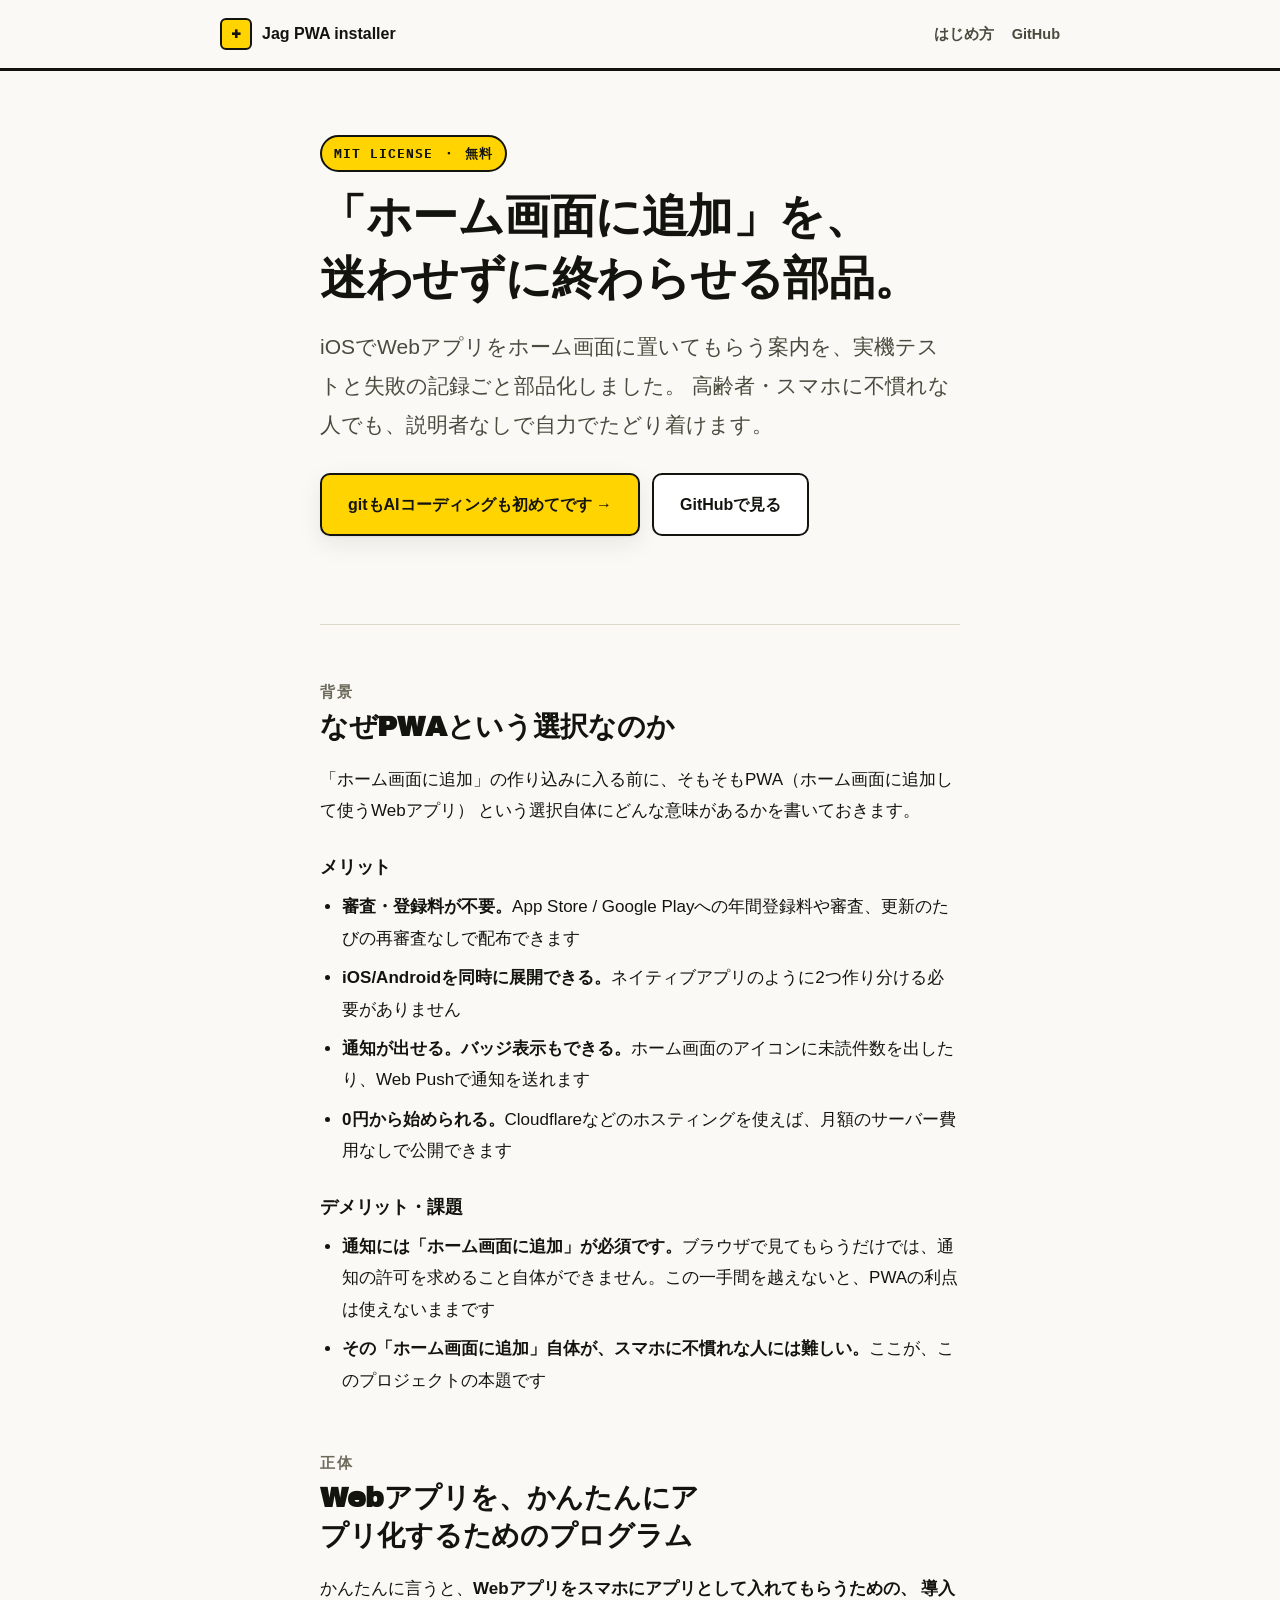
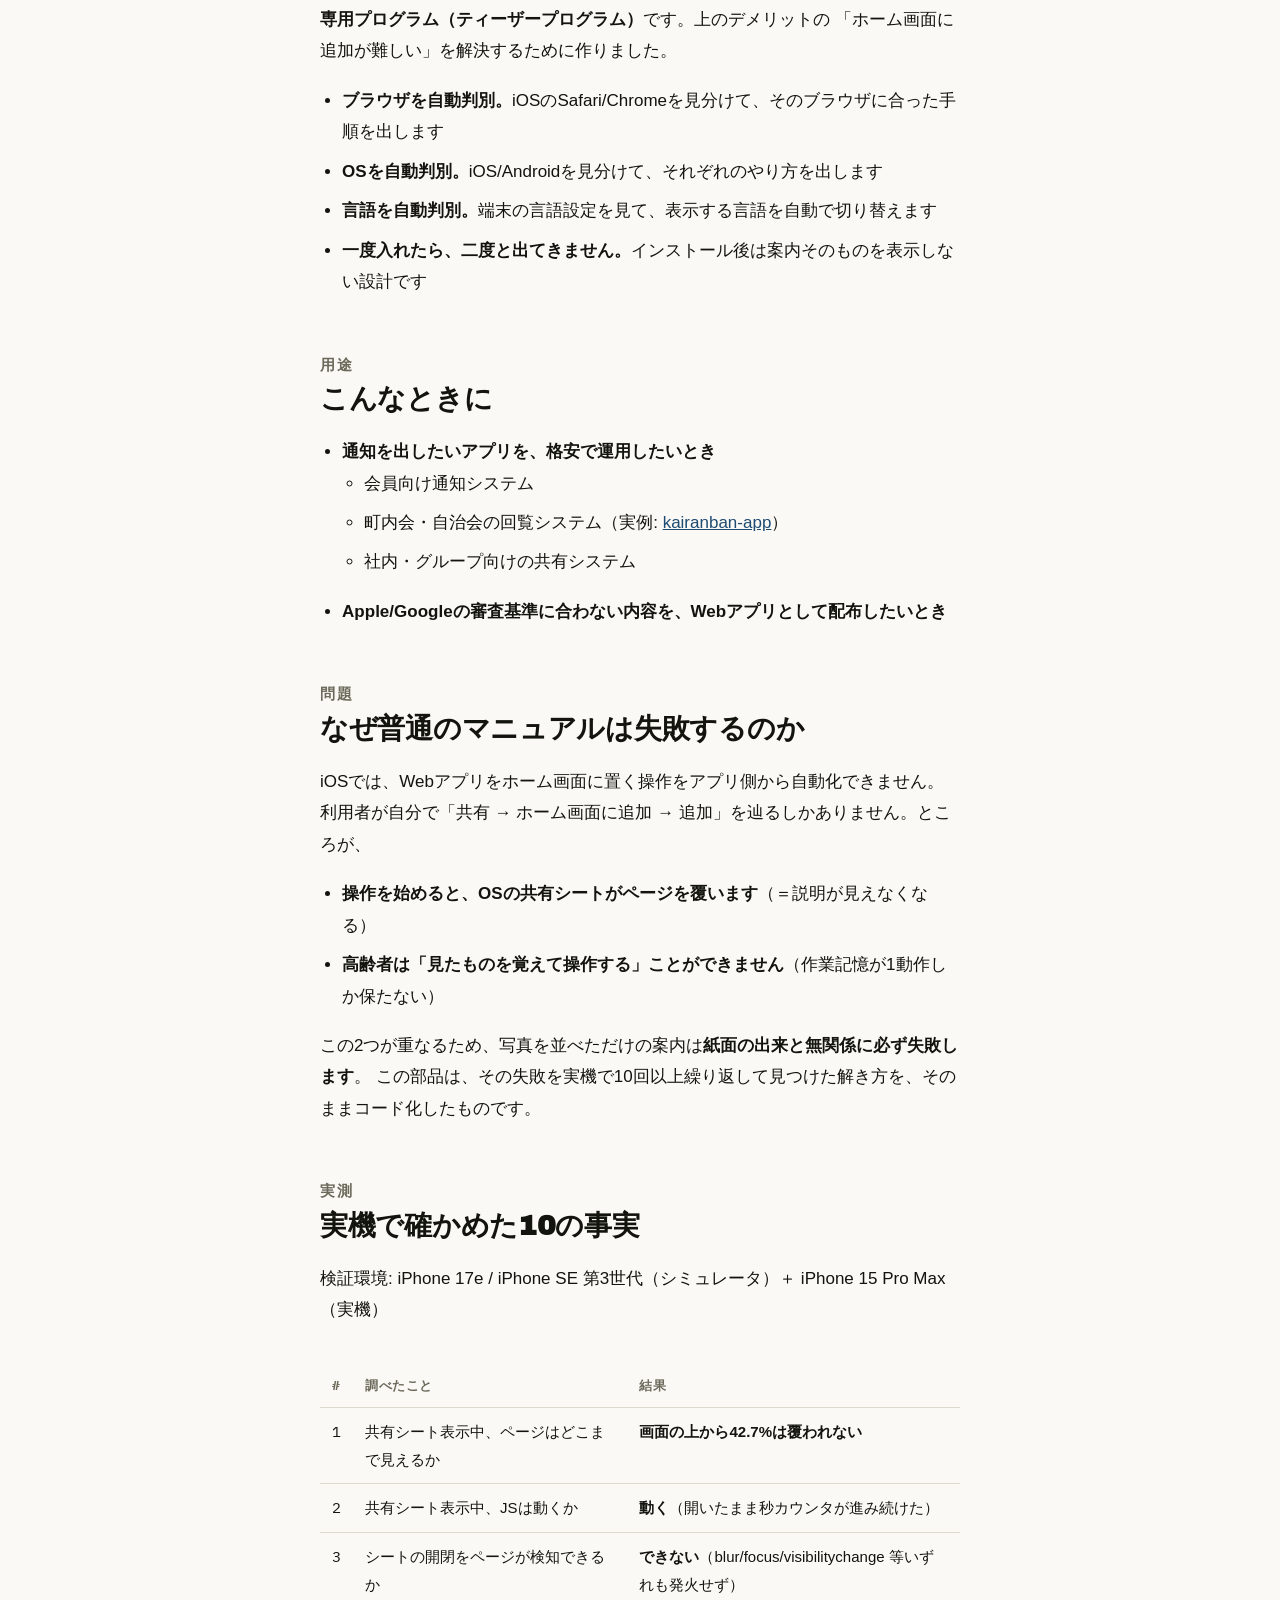
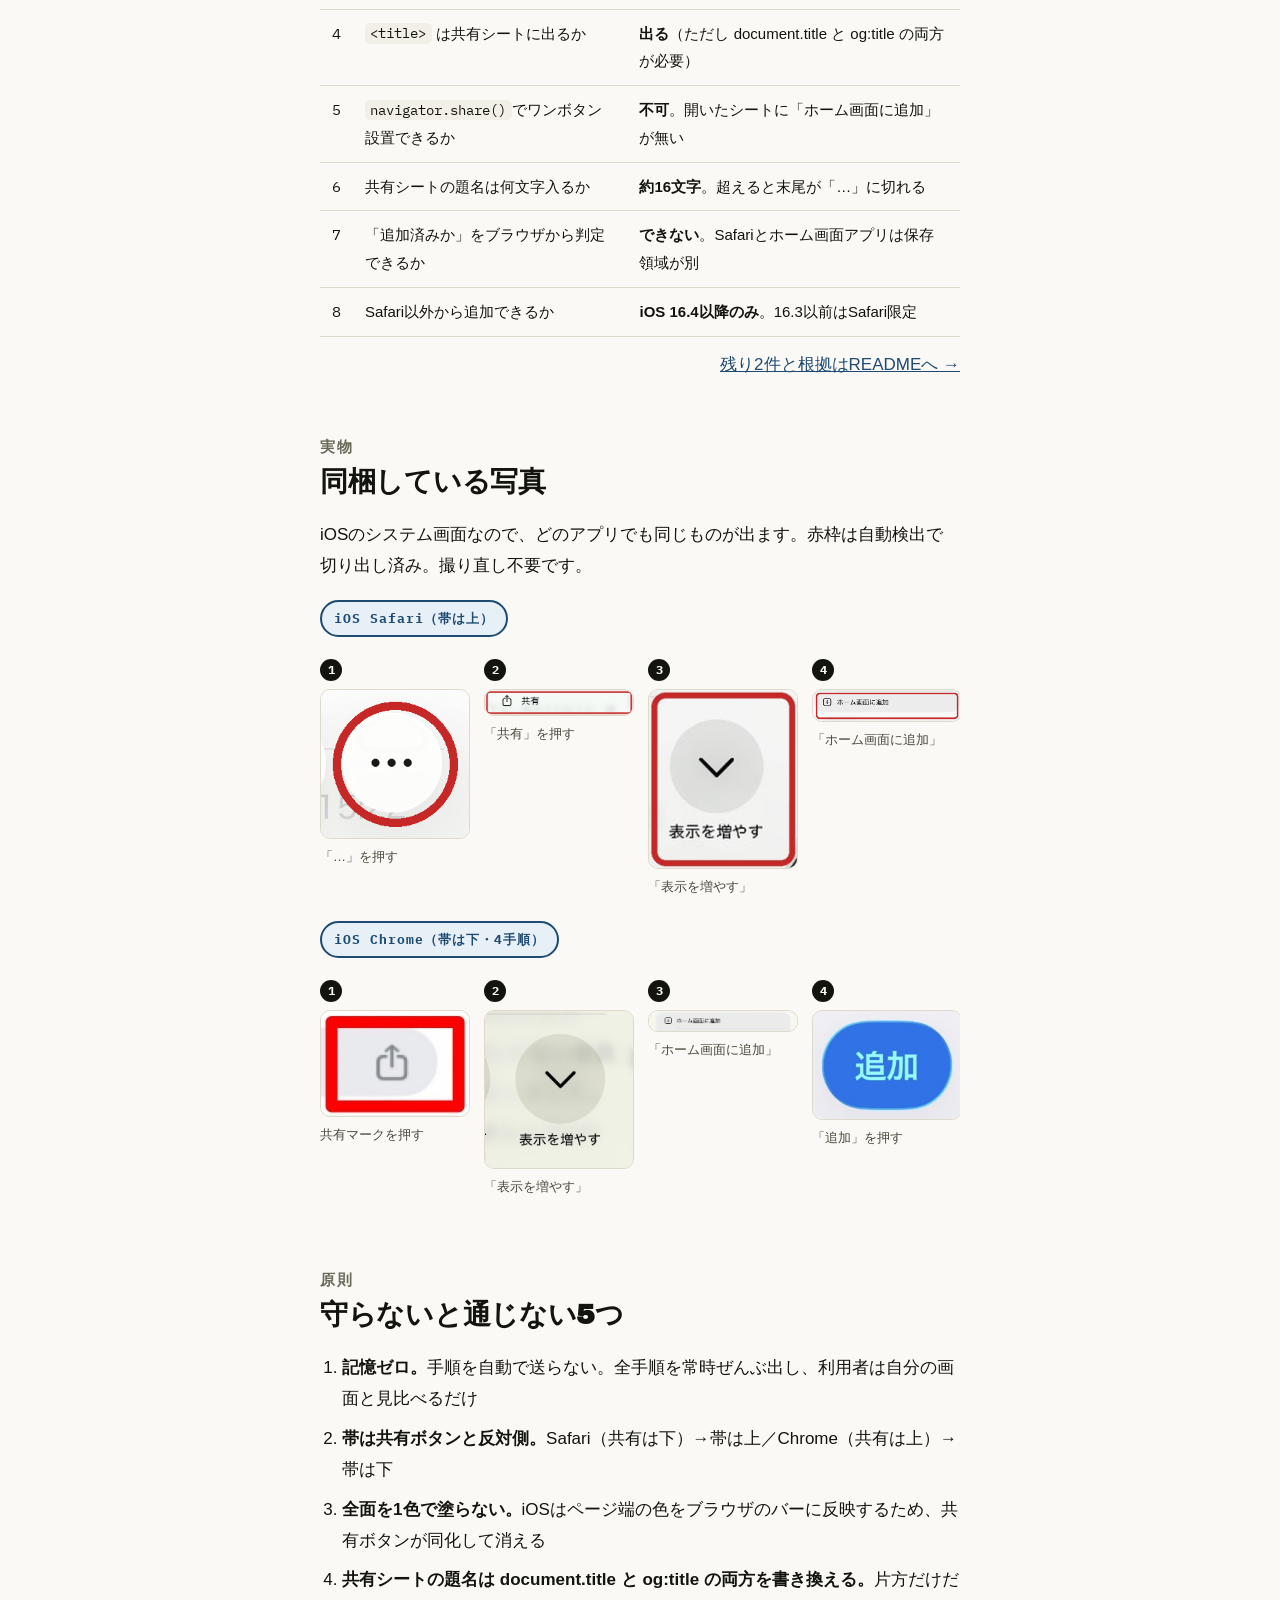
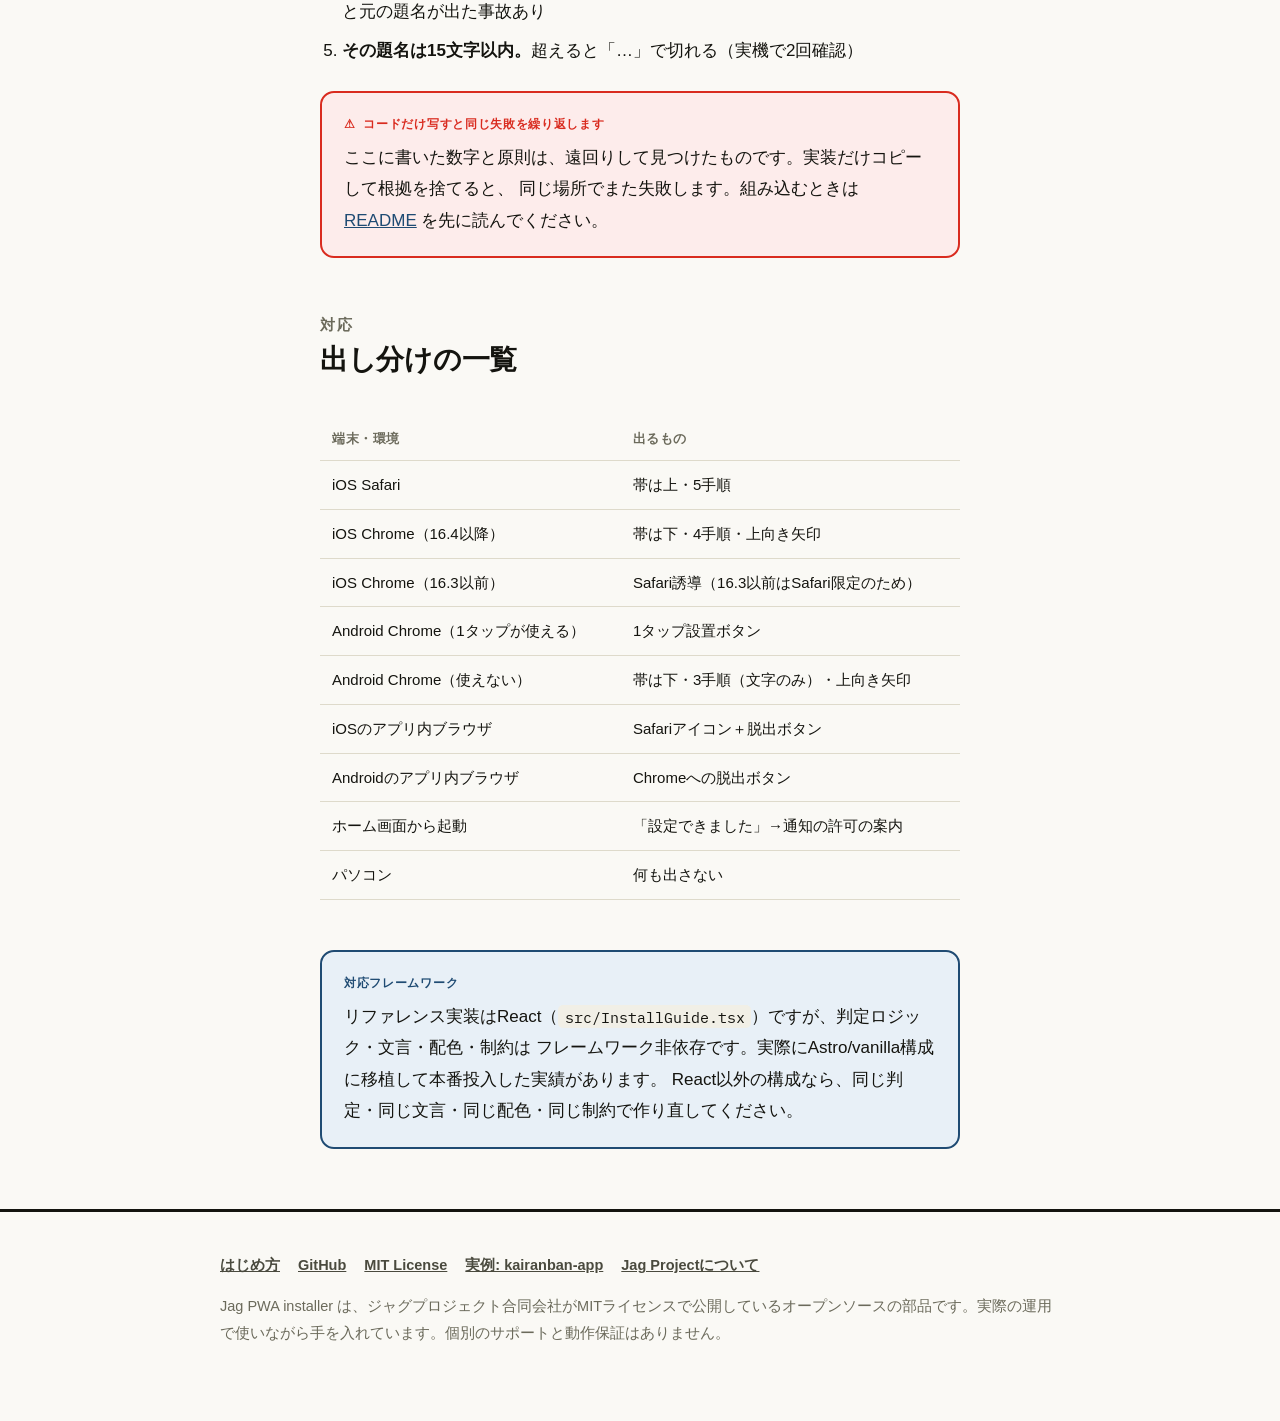
<file: docs/index.html>
<!doctype html>
<html lang="ja">
<head>
<meta charset="utf-8">
<meta name="viewport" content="width=device-width, initial-scale=1">
<title>Jag PWA installer — 「ホーム画面に追加」を、迷わせずに終わらせる部品</title>
<meta name="description" content="iOSのPWAインストール案内を、実機テストと失敗の記録ごと部品化。高齢者・スマホに不慣れな人でも自力でホーム画面に追加できる。MITライセンスで無料公開。">
<link rel="canonical" href="https://jagyamamoto.github.io/pwa-install-guide/">
<meta property="og:type" content="website">
<meta property="og:url" content="https://jagyamamoto.github.io/pwa-install-guide/">
<meta property="og:site_name" content="Jag PWA installer">
<meta property="og:title" content="Jag PWA installer — 「ホーム画面に追加」を、迷わせずに終わらせる部品">
<meta property="og:description" content="iOSのPWAインストール案内を、実機テストと失敗の記録ごと部品化。高齢者・スマホに不慣れな人でも自力でホーム画面に追加できる。MITライセンスで無料公開。">
<meta property="og:image" content="https://jagyamamoto.github.io/pwa-install-guide/assets/og-image.png">
<meta property="og:image:width" content="1200">
<meta property="og:image:height" content="630">
<meta name="twitter:card" content="summary_large_image">
<meta name="twitter:title" content="Jag PWA installer — 「ホーム画面に追加」を、迷わせずに終わらせる部品">
<meta name="twitter:description" content="iOSのPWAインストール案内を、実機テストと失敗の記録ごと部品化。MITライセンスで無料公開。">
<meta name="twitter:image" content="https://jagyamamoto.github.io/pwa-install-guide/assets/og-image.png">
<link rel="preconnect" href="https://fonts.gstatic.com" crossorigin>
<link href="https://fonts.googleapis.com/css2?family=Archivo+Black&family=IBM+Plex+Mono:wght@500;600&display=swap" rel="stylesheet">
<link rel="stylesheet" href="style.css">
<link rel="icon" href="data:image/svg+xml,<svg xmlns=%22http://www.w3.org/2000/svg%22 viewBox=%220 0 100 100%22><rect width=%22100%22 height=%22100%22 rx=%2218%22 fill=%22%23ffd400%22/><text x=%2250%22 y=%2268%22 font-size=%2258%22 font-weight=%22900%22 text-anchor=%22middle%22 font-family=%22Arial%22>+</text></svg>">
<script type="application/ld+json">
{
  "@context": "https://schema.org",
  "@type": "SoftwareSourceCode",
  "name": "Jag PWA installer",
  "description": "iOSでWebアプリを「ホーム画面に追加」してもらうための案内部品。実機テストと失敗の記録ごと部品化した、MITライセンスのオープンソースコンポーネント。",
  "url": "https://jagyamamoto.github.io/pwa-install-guide/",
  "codeRepository": "https://github.com/jagyamamoto/pwa-install-guide",
  "programmingLanguage": "TypeScript",
  "license": "https://github.com/jagyamamoto/pwa-install-guide/blob/main/LICENSE",
  "author": { "@type": "Person", "name": "Jag Yamamoto", "url": "https://www.jagproject.com/about" }
}
</script>
</head>
<body>

<header class="site-header">
  <div class="wrap">
    <a class="brand" href="index.html">
      <span class="brand-mark">+</span>
      Jag PWA installer
    </a>
    <nav class="site-nav">
      <a href="getting-started.html">はじめ方</a>
      <a href="https://github.com/jagyamamoto/pwa-install-guide">GitHub</a>
    </nav>
  </div>
</header>

<main>
  <section class="hero">
    <div class="wrap-narrow">
      <span class="eyebrow">MIT LICENSE ・ 無料</span>
      <h1>「ホーム画面に追加」を、<br>迷わせずに終わらせる部品。</h1>
      <p class="hero-lead">
        iOSでWebアプリをホーム画面に置いてもらう案内を、実機テストと失敗の記録ごと部品化しました。
        高齢者・スマホに不慣れな人でも、説明者なしで自力でたどり着けます。
      </p>
      <div class="btn-row">
        <a class="btn btn-primary" href="getting-started.html">gitもAIコーディングも初めてです →</a>
        <a class="btn btn-ghost" href="https://github.com/jagyamamoto/pwa-install-guide">GitHubで見る</a>
      </div>
    </div>
  </section>

  <div class="wrap-narrow prose">

    <hr>

    <h2><span class="num">背景</span>なぜPWAという選択なのか</h2>
    <p>
      「ホーム画面に追加」の作り込みに入る前に、そもそもPWA（ホーム画面に追加して使うWebアプリ）
      という選択自体にどんな意味があるかを書いておきます。
    </p>
    <h3>メリット</h3>
    <ul>
      <li><strong>審査・登録料が不要。</strong>App Store / Google Playへの年間登録料や審査、更新のたびの再審査なしで配布できます</li>
      <li><strong>iOS/Androidを同時に展開できる。</strong>ネイティブアプリのように2つ作り分ける必要がありません</li>
      <li><strong>通知が出せる。バッジ表示もできる。</strong>ホーム画面のアイコンに未読件数を出したり、Web Pushで通知を送れます</li>
      <li><strong>0円から始められる。</strong>Cloudflareなどのホスティングを使えば、月額のサーバー費用なしで公開できます</li>
    </ul>
    <h3>デメリット・課題</h3>
    <ul>
      <li><strong>通知には「ホーム画面に追加」が必須です。</strong>ブラウザで見てもらうだけでは、通知の許可を求めること自体ができません。この一手間を越えないと、PWAの利点は使えないままです</li>
      <li><strong>その「ホーム画面に追加」自体が、スマホに不慣れな人には難しい。</strong>ここが、このプロジェクトの本題です</li>
    </ul>

    <h2><span class="num">正体</span>Webアプリを、かんたんにアプリ化するためのプログラム</h2>
    <p>
      かんたんに言うと、<strong>Webアプリをスマホにアプリとして入れてもらうための、
      導入専用プログラム（ティーザープログラム）</strong>です。上のデメリットの
      「ホーム画面に追加が難しい」を解決するために作りました。
    </p>
    <ul>
      <li><strong>ブラウザを自動判別。</strong>iOSのSafari/Chromeを見分けて、そのブラウザに合った手順を出します</li>
      <li><strong>OSを自動判別。</strong>iOS/Androidを見分けて、それぞれのやり方を出します</li>
      <li><strong>言語を自動判別。</strong>端末の言語設定を見て、表示する言語を自動で切り替えます</li>
      <li><strong>一度入れたら、二度と出てきません。</strong>インストール後は案内そのものを表示しない設計です</li>
    </ul>

    <h2><span class="num">用途</span>こんなときに</h2>
    <ul>
      <li>
        <strong>通知を出したいアプリを、格安で運用したいとき</strong>
        <ul>
          <li>会員向け通知システム</li>
          <li>町内会・自治会の回覧システム（実例: <a href="https://github.com/jagyamamoto/kairanban-app">kairanban-app</a>）</li>
          <li>社内・グループ向けの共有システム</li>
        </ul>
      </li>
      <li><strong>Apple/Googleの審査基準に合わない内容を、Webアプリとして配布したいとき</strong></li>
    </ul>

    <h2><span class="num">問題</span>なぜ普通のマニュアルは失敗するのか</h2>
    <p>
      iOSでは、Webアプリをホーム画面に置く操作をアプリ側から自動化できません。
      利用者が自分で「共有 → ホーム画面に追加 → 追加」を辿るしかありません。ところが、
    </p>
    <ul>
      <li><strong>操作を始めると、OSの共有シートがページを覆います</strong>（＝説明が見えなくなる）</li>
      <li><strong>高齢者は「見たものを覚えて操作する」ことができません</strong>（作業記憶が1動作しか保たない）</li>
    </ul>
    <p>
      この2つが重なるため、写真を並べただけの案内は<strong>紙面の出来と無関係に必ず失敗します</strong>。
      この部品は、その失敗を実機で10回以上繰り返して見つけた解き方を、そのままコード化したものです。
    </p>

    <h2><span class="num">実測</span>実機で確かめた10の事実</h2>
    <p>検証環境: iPhone 17e / iPhone SE 第3世代（シミュレータ）＋ iPhone 15 Pro Max（実機）</p>
    <div class="table-wrap">
      <table class="data">
        <tr><th class="num">#</th><th>調べたこと</th><th>結果</th></tr>
        <tr><td class="num">1</td><td>共有シート表示中、ページはどこまで見えるか</td><td><strong>画面の上から42.7%は覆われない</strong></td></tr>
        <tr><td class="num">2</td><td>共有シート表示中、JSは動くか</td><td><strong>動く</strong>（開いたまま秒カウンタが進み続けた）</td></tr>
        <tr><td class="num">3</td><td>シートの開閉をページが検知できるか</td><td><strong>できない</strong>（blur/focus/visibilitychange 等いずれも発火せず）</td></tr>
        <tr><td class="num">4</td><td><code>&lt;title&gt;</code> は共有シートに出るか</td><td><strong>出る</strong>（ただし document.title と og:title の両方が必要）</td></tr>
        <tr><td class="num">5</td><td><code>navigator.share()</code>でワンボタン設置できるか</td><td><strong>不可</strong>。開いたシートに「ホーム画面に追加」が無い</td></tr>
        <tr><td class="num">6</td><td>共有シートの題名は何文字入るか</td><td><strong>約16文字</strong>。超えると末尾が「…」に切れる</td></tr>
        <tr><td class="num">7</td><td>「追加済みか」をブラウザから判定できるか</td><td><strong>できない</strong>。Safariとホーム画面アプリは保存領域が別</td></tr>
        <tr><td class="num">8</td><td>Safari以外から追加できるか</td><td><strong>iOS 16.4以降のみ</strong>。16.3以前はSafari限定</td></tr>
      </table>
    </div>
    <p style="text-align:right; margin-top:-14px;"><a href="https://github.com/jagyamamoto/pwa-install-guide#2-%E5%AE%9F%E6%A9%9F%E3%81%A7%E7%A2%BA%E3%81%8B%E3%82%81%E3%81%9F%E4%BA%8B%E5%AE%9F">残り2件と根拠はREADMEへ →</a></p>

    <h2><span class="num">実物</span>同梱している写真</h2>
    <p>iOSのシステム画面なので、どのアプリでも同じものが出ます。赤枠は自動検出で切り出し済み。撮り直し不要です。</p>
    <p class="eyebrow steel" style="margin-bottom:10px;">iOS Safari（帯は上）</p>
    <div class="shot-row">
      <div class="shot-card"><span class="shot-num">1</span><img src="assets/ios-safari/1-dots.png" alt="…マーク"><div class="shot-label">「…」を押す</div></div>
      <div class="shot-card"><span class="shot-num">2</span><img src="assets/ios-safari/2-share.png" alt="共有"><div class="shot-label">「共有」を押す</div></div>
      <div class="shot-card"><span class="shot-num">3</span><img src="assets/ios-safari/3-showmore.png" alt="表示を増やす"><div class="shot-label">「表示を増やす」</div></div>
      <div class="shot-card"><span class="shot-num">4</span><img src="assets/ios-safari/4-addhome.png" alt="ホーム画面に追加"><div class="shot-label">「ホーム画面に追加」</div></div>
      <div class="shot-card"><span class="shot-num">5</span><img src="assets/ios-safari/5-add.png" alt="追加"><div class="shot-label">「追加」を押す</div></div>
    </div>
    <p class="eyebrow steel" style="margin-bottom:10px;">iOS Chrome（帯は下・4手順）</p>
    <div class="shot-row">
      <div class="shot-card"><span class="shot-num">1</span><img src="assets/ios-chrome/1-share.jpg" alt="共有"><div class="shot-label">共有マークを押す</div></div>
      <div class="shot-card"><span class="shot-num">2</span><img src="assets/ios-chrome/2-showmore.jpg" alt="表示を増やす"><div class="shot-label">「表示を増やす」</div></div>
      <div class="shot-card"><span class="shot-num">3</span><img src="assets/ios-chrome/3-addhome.jpg" alt="ホーム画面に追加"><div class="shot-label">「ホーム画面に追加」</div></div>
      <div class="shot-card"><span class="shot-num">4</span><img src="assets/ios-chrome/4-add.jpg" alt="追加"><div class="shot-label">「追加」を押す</div></div>
    </div>

    <h2><span class="num">原則</span>守らないと通じない5つ</h2>
    <ol>
      <li><strong>記憶ゼロ。</strong>手順を自動で送らない。全手順を常時ぜんぶ出し、利用者は自分の画面と見比べるだけ</li>
      <li><strong>帯は共有ボタンと反対側。</strong>Safari（共有は下）→帯は上／Chrome（共有は上）→帯は下</li>
      <li><strong>全面を1色で塗らない。</strong>iOSはページ端の色をブラウザのバーに反映するため、共有ボタンが同化して消える</li>
      <li><strong>共有シートの題名は document.title と og:title の両方を書き換える。</strong>片方だけだと元の題名が出た事故あり</li>
      <li><strong>その題名は15文字以内。</strong>超えると「…」で切れる（実機で2回確認）</li>
    </ol>

    <div class="alert-card">
      <span class="tag">⚠ コードだけ写すと同じ失敗を繰り返します</span>
      <p>ここに書いた数字と原則は、遠回りして見つけたものです。実装だけコピーして根拠を捨てると、
      同じ場所でまた失敗します。組み込むときは <a href="https://github.com/jagyamamoto/pwa-install-guide#readme">README</a> を先に読んでください。</p>
    </div>

    <h2><span class="num">対応</span>出し分けの一覧</h2>
    <div class="table-wrap">
      <table class="data">
        <tr><th>端末・環境</th><th>出るもの</th></tr>
        <tr><td>iOS Safari</td><td>帯は上・5手順</td></tr>
        <tr><td>iOS Chrome（16.4以降）</td><td>帯は下・4手順・上向き矢印</td></tr>
        <tr><td>iOS Chrome（16.3以前）</td><td>Safari誘導（16.3以前はSafari限定のため）</td></tr>
        <tr><td>Android Chrome（1タップが使える）</td><td>1タップ設置ボタン</td></tr>
        <tr><td>Android Chrome（使えない）</td><td>帯は下・3手順（文字のみ）・上向き矢印</td></tr>
        <tr><td>iOSのアプリ内ブラウザ</td><td>Safariアイコン＋脱出ボタン</td></tr>
        <tr><td>Androidのアプリ内ブラウザ</td><td>Chromeへの脱出ボタン</td></tr>
        <tr><td>ホーム画面から起動</td><td>「設定できました」→通知の許可の案内</td></tr>
        <tr><td>パソコン</td><td>何も出さない</td></tr>
      </table>
    </div>

    <div class="win-card">
      <span class="tag">対応フレームワーク</span>
      <p>
        リファレンス実装はReact（<code>src/InstallGuide.tsx</code>）ですが、判定ロジック・文言・配色・制約は
        フレームワーク非依存です。実際にAstro/vanilla構成に移植して本番投入した実績があります。
        React以外の構成なら、同じ判定・同じ文言・同じ配色・同じ制約で作り直してください。
      </p>
    </div>

  </div>
</main>

<footer class="site-footer">
  <div class="wrap">
    <div class="footer-links">
      <a href="getting-started.html">はじめ方</a>
      <a href="https://github.com/jagyamamoto/pwa-install-guide">GitHub</a>
      <a href="https://github.com/jagyamamoto/pwa-install-guide/blob/main/LICENSE">MIT License</a>
      <a href="https://kairanban.jagproject.com/">実例: kairanban-app</a>
      <a href="https://www.jagproject.com/about">Jag Projectについて</a>
    </div>
    <p>Jag PWA installer は、ジャグプロジェクト合同会社がMITライセンスで公開しているオープンソースの部品です。実際の運用で使いながら手を入れています。個別のサポートと動作保証はありません。</p>
  </div>
</footer>

</body>
</html>
</file>
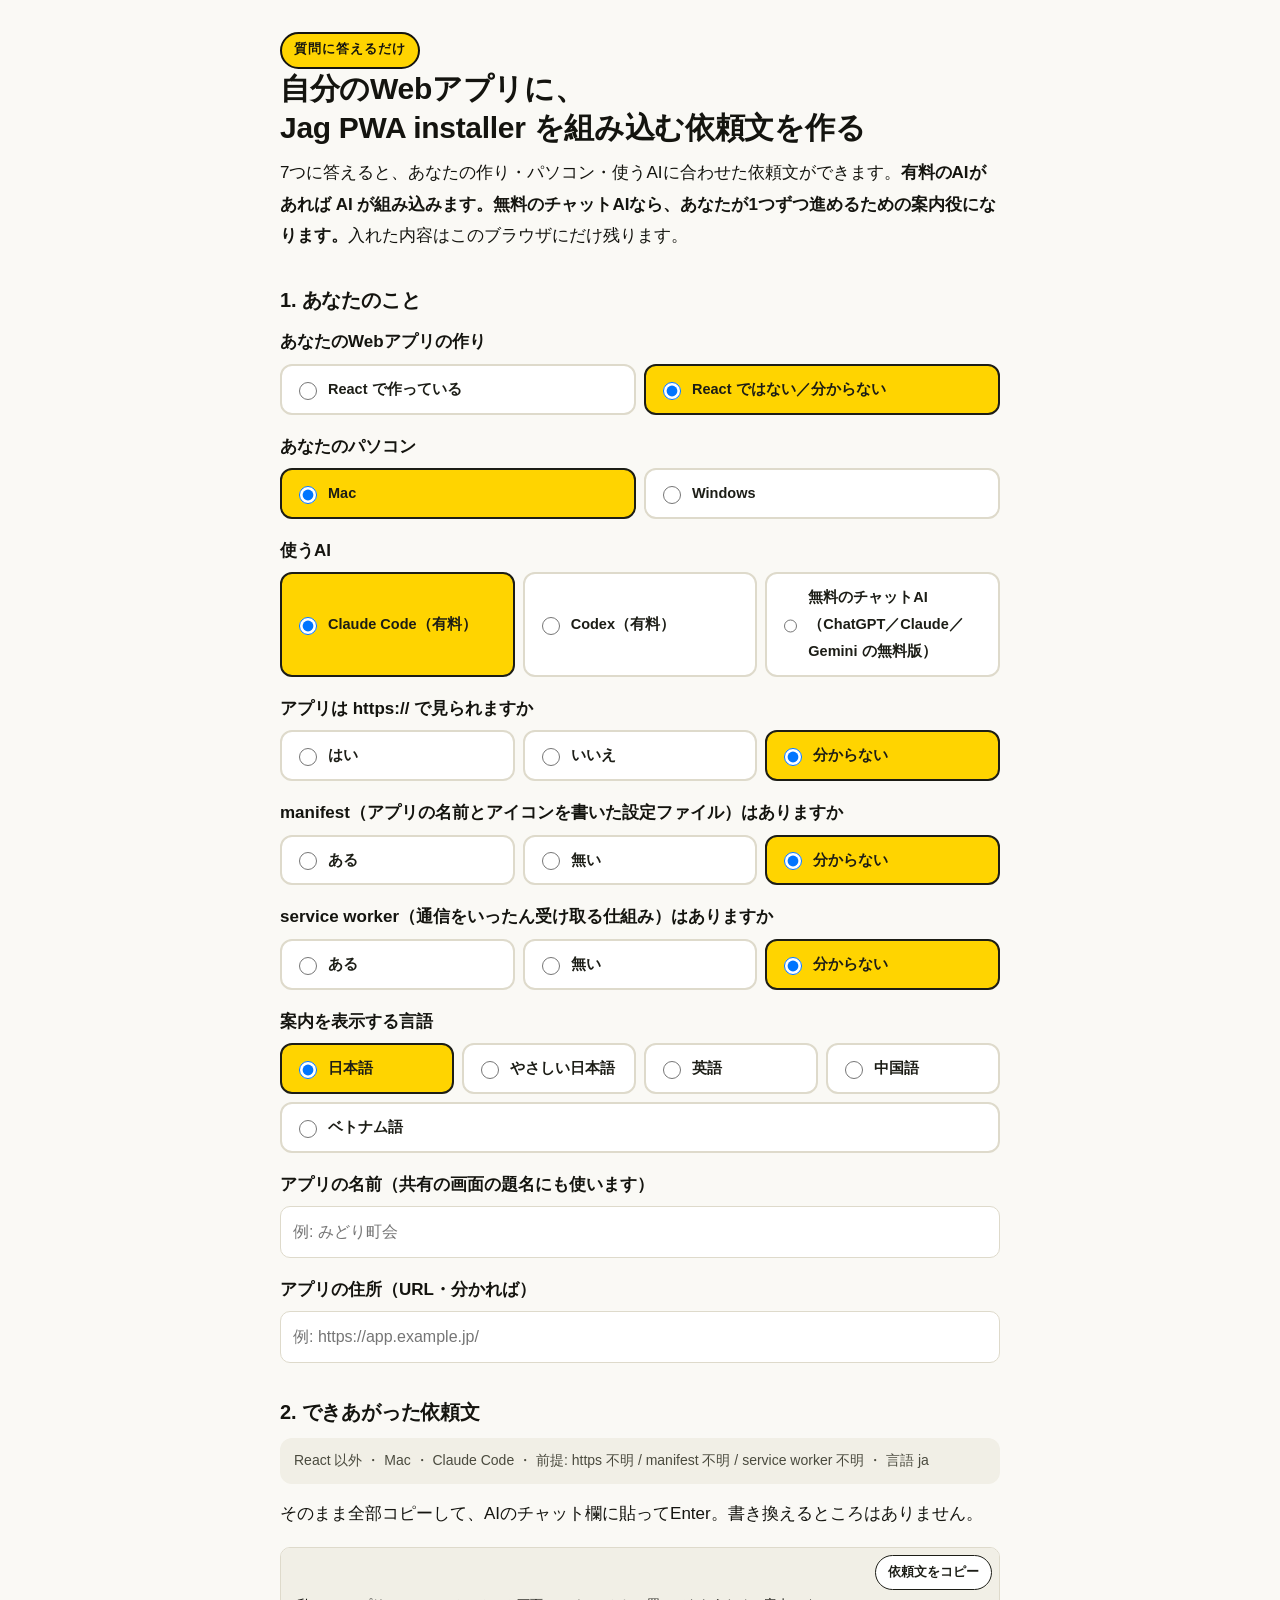
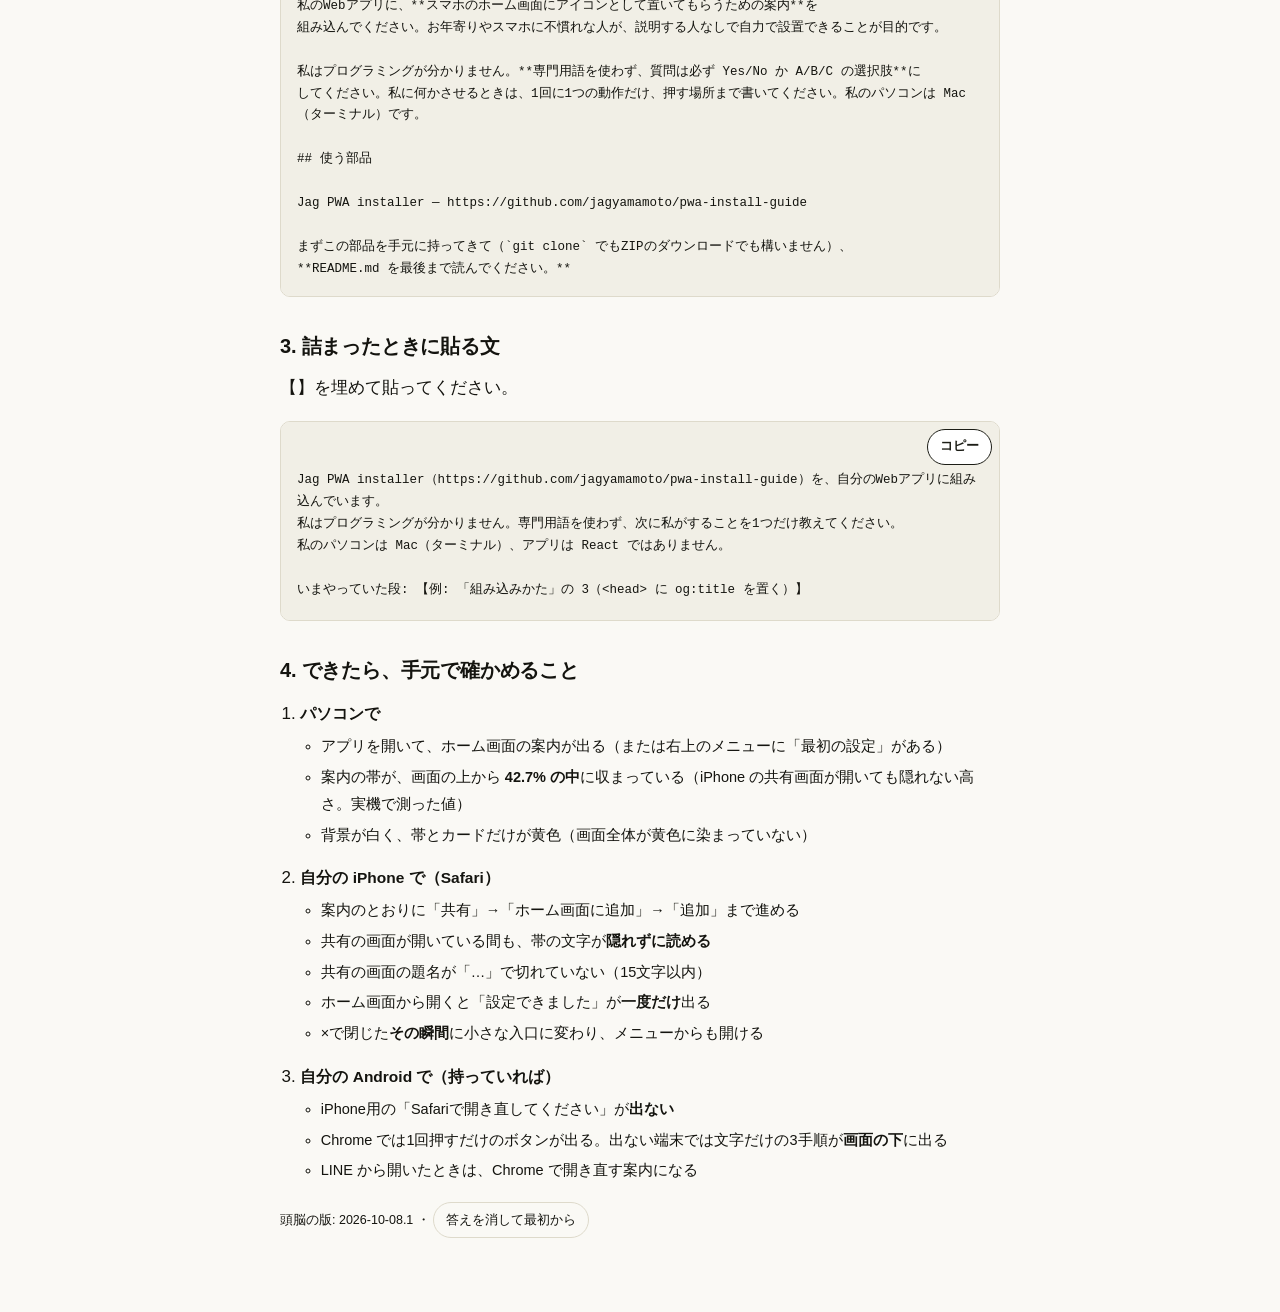
<file: wizard/index.html>
<!doctype html>
<html lang="ja">
<head>
<meta charset="utf-8">
<meta name="viewport" content="width=device-width, initial-scale=1">
<title>組み込みウィザード | Jag PWA installer</title>
<meta name="description" content="7つの質問に答えると、自分のWebアプリに Jag PWA installer を組み込むための、あなた向けの依頼文ができます。">
<meta name="robots" content="noindex">
<!-- ⚠ このページは公開サイト(docs/)には載せない。登録制の手引き(jagutilities)へ写して使う。
     見た目は写した側で自由に。生成の中身は pwa-wizard-core.js にしか無い。 -->
<link rel="stylesheet" href="../docs/style.css">
<script>
window.addEventListener("error", function (e) {
  window.__wzErr = (e.message || "") + " @ " + (e.filename || "").split("/").pop() + ":" + e.lineno;
  var n = document.getElementById("wz-broken"); if (n) { n.hidden = false; n.querySelector("code").textContent = window.__wzErr; }
});
</script>
<style>
  .prose { max-width: 760px; margin: 0 auto; padding: 32px 20px 56px; }
  .prose h1 { font-size: 30px; line-height: 1.3; margin: 0 0 10px; }
  .prose h2 { font-size: 20px; font-weight: 800; margin: 36px 0 12px; }
  .lead { color: var(--ink-soft, #52544a); margin: 0 0 20px; }
  .field { margin: 0 0 16px; }
  .field > label { display: block; font-weight: 700; margin-bottom: 6px; }
  /* ⚠ 背景を固定色にする所は文字色も固定する。親サイトのダークモードが文字を白にするため、黄色や白の上で読めなくなった。 */
  .field input[type="text"], .field input[type="url"] { width: 100%; font: inherit; font-size: 16px; padding: 10px 12px; border: 1.5px solid var(--border, #e2dbc7); border-radius: 10px; background: #fff; color: #1c1d16; }
  .choices { display: flex; gap: 8px; flex-wrap: wrap; }
  .choices label { flex: 1 1 160px; cursor: pointer; display: flex; align-items: center; gap: 8px; padding: 10px 12px; border: 2px solid var(--border, #e2dbc7); border-radius: 12px; background: #fff; color: #1c1d16; font-weight: 700; font-size: 14.5px; }
  .choices input { width: 18px; height: 18px; }
  .choices label:has(input:checked) { border-color: #1c1d16; background: #ffd400; color: #1c1d16; }
  .choices label:has(input:focus-visible) { outline: 3px solid #1c1d16; outline-offset: 2px; }
  .summary { font-size: 14px; color: var(--ink-soft, #52544a); background: var(--paper-deep, #efe8d8); border-radius: 12px; padding: 10px 14px; margin: 0 0 14px; }
  .warn { background: #fbeae7; border-radius: 12px; padding: 14px 16px; margin: 12px 0; }
  .warn[hidden] { display: none; }
  .prompt-wrap { position: relative; margin: 12px 0; }
  .prompt-box { font-family: ui-monospace, Menlo, monospace; font-size: 12.5px; line-height: 1.75; background: var(--paper-deep, #efe8d8); border: 1px solid var(--border, #e2dbc7); border-radius: 10px; padding: 48px 16px 16px; margin: 0; white-space: pre-wrap; overflow-wrap: anywhere; max-height: 28em; overflow-y: auto; }
  .copy-btn { position: absolute; top: 8px; right: 8px; font: inherit; font-size: 12.5px; font-weight: 700; cursor: pointer; border: 1px solid #1c1d16; border-radius: 999px; padding: 5px 12px; background: #fff; color: #1c1d16; }
  .copy-btn[data-done="1"] { border-color: #0a7a3d; color: #0a7a3d; }
  ol.verify { padding-left: 1.2em; } ol.verify h4 { margin: 14px 0 4px; font-size: 15.5px; } ol.verify ul { margin: 0 0 6px; padding-left: 1.2em; } ol.verify li li { margin: 4px 0; font-size: 14.5px; }
  .foot { font-size: 12.5px; color: var(--muted, #6f6d5e); margin-top: 32px; }
  .mini { font: inherit; font-size: 13px; background: none; color: inherit; border: 1px solid var(--border, #e2dbc7); border-radius: 999px; padding: 5px 12px; cursor: pointer; }
</style>
</head>
<body>
<main class="prose">
  <span class="eyebrow">質問に答えるだけ</span>
  <h1>自分のWebアプリに、<br>Jag PWA installer を組み込む依頼文を作る</h1>
  <p class="lead">7つに答えると、あなたの作り・パソコン・使うAIに合わせた依頼文ができます。<strong>有料のAIがあれば AI が組み込みます。無料のチャットAIなら、あなたが1つずつ進めるための案内役になります。</strong>入れた内容はこのブラウザにだけ残ります。</p>

  <div class="warn" id="wz-broken" hidden>
    <strong>うまく動いていません。</strong> ページを再読み込みしてください。直らない場合は下の文字を添えて知らせてください。<br><code></code>
  </div>

  <h2>1. あなたのこと</h2>
  <div id="questions"></div>
  <div class="field"><label for="f-appName">アプリの名前（共有の画面の題名にも使います）</label><input type="text" id="f-appName" placeholder="例: みどり町会"></div>
  <div class="warn" id="title-warn" hidden>⚠ アプリの名前が <strong>15文字</strong> を超えています。共有の画面の題名は15文字を超えると「…」で切れます。依頼文に「短い題名を先に決める」を入れました。</div>
  <div class="field"><label for="f-appUrl">アプリの住所（URL・分かれば）</label><input type="url" id="f-appUrl" placeholder="例: https://app.example.jp/"></div>

  <h2>2. できあがった依頼文</h2>
  <div class="summary" id="summary"></div>
  <p data-only="paid">そのまま全部コピーして、AIのチャット欄に貼ってEnter。書き換えるところはありません。</p>
  <p data-only="free">無料のチャットAIはファイルを書き換えられません。この文を貼ると、<strong>あなたが次に何をすればよいかを1つずつ</strong>教えてくれます。</p>
  <div class="prompt-wrap"><button type="button" class="copy-btn" data-copy="#out-prompt">依頼文をコピー</button><pre class="prompt-box" id="out-prompt"></pre></div>

  <h2>3. 詰まったときに貼る文</h2>
  <p>【】を埋めて貼ってください。</p>
  <div class="prompt-wrap"><button type="button" class="copy-btn" data-copy="#out-chat">コピー</button><pre class="prompt-box" id="out-chat" style="max-height: 16em;"></pre></div>

  <h2>4. できたら、手元で確かめること</h2>
  <ol class="verify" id="verify"></ol>

  <p class="foot">頭脳の版: <span id="core-version"></span> ・ <button type="button" class="mini" id="reset">答えを消して最初から</button></p>
</main>
<script src="pwa-wizard-core.js"></script>
<script src="pwa-wizard.js"></script>
</body>
</html>
</file>
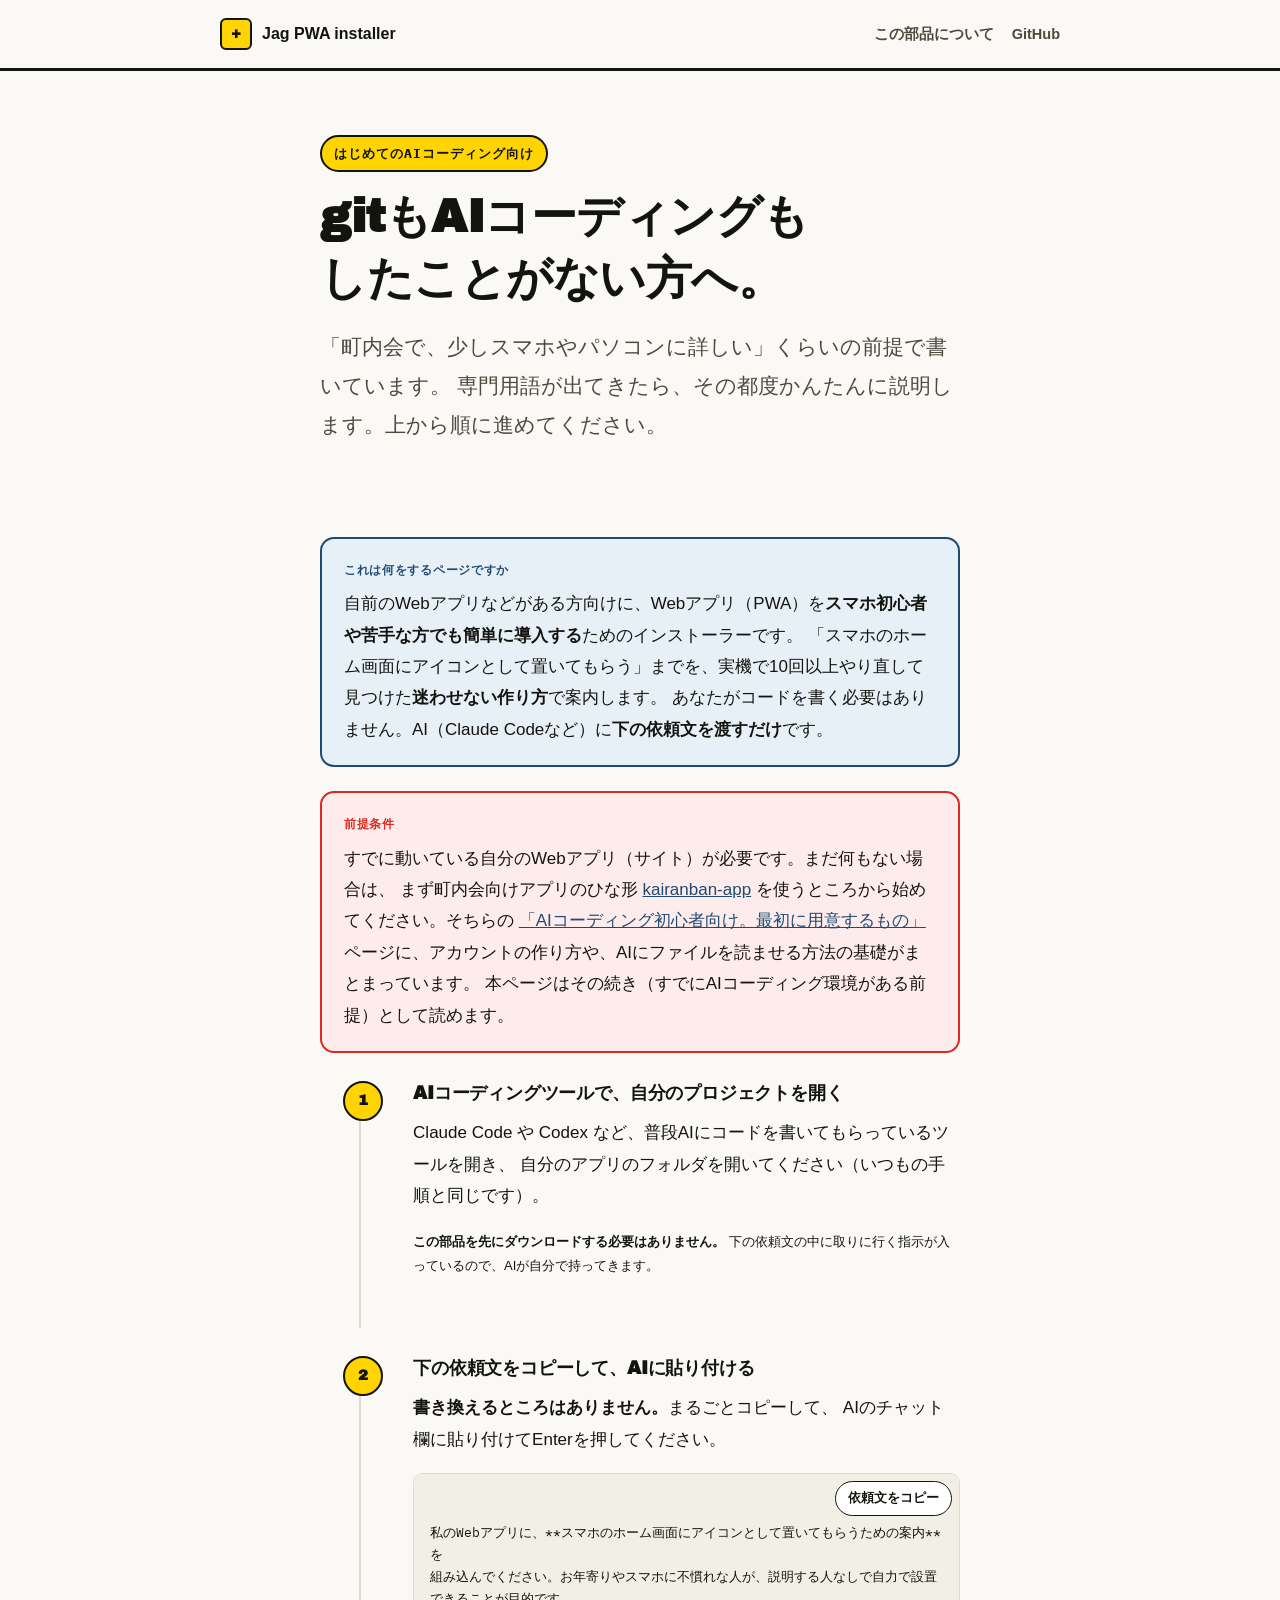
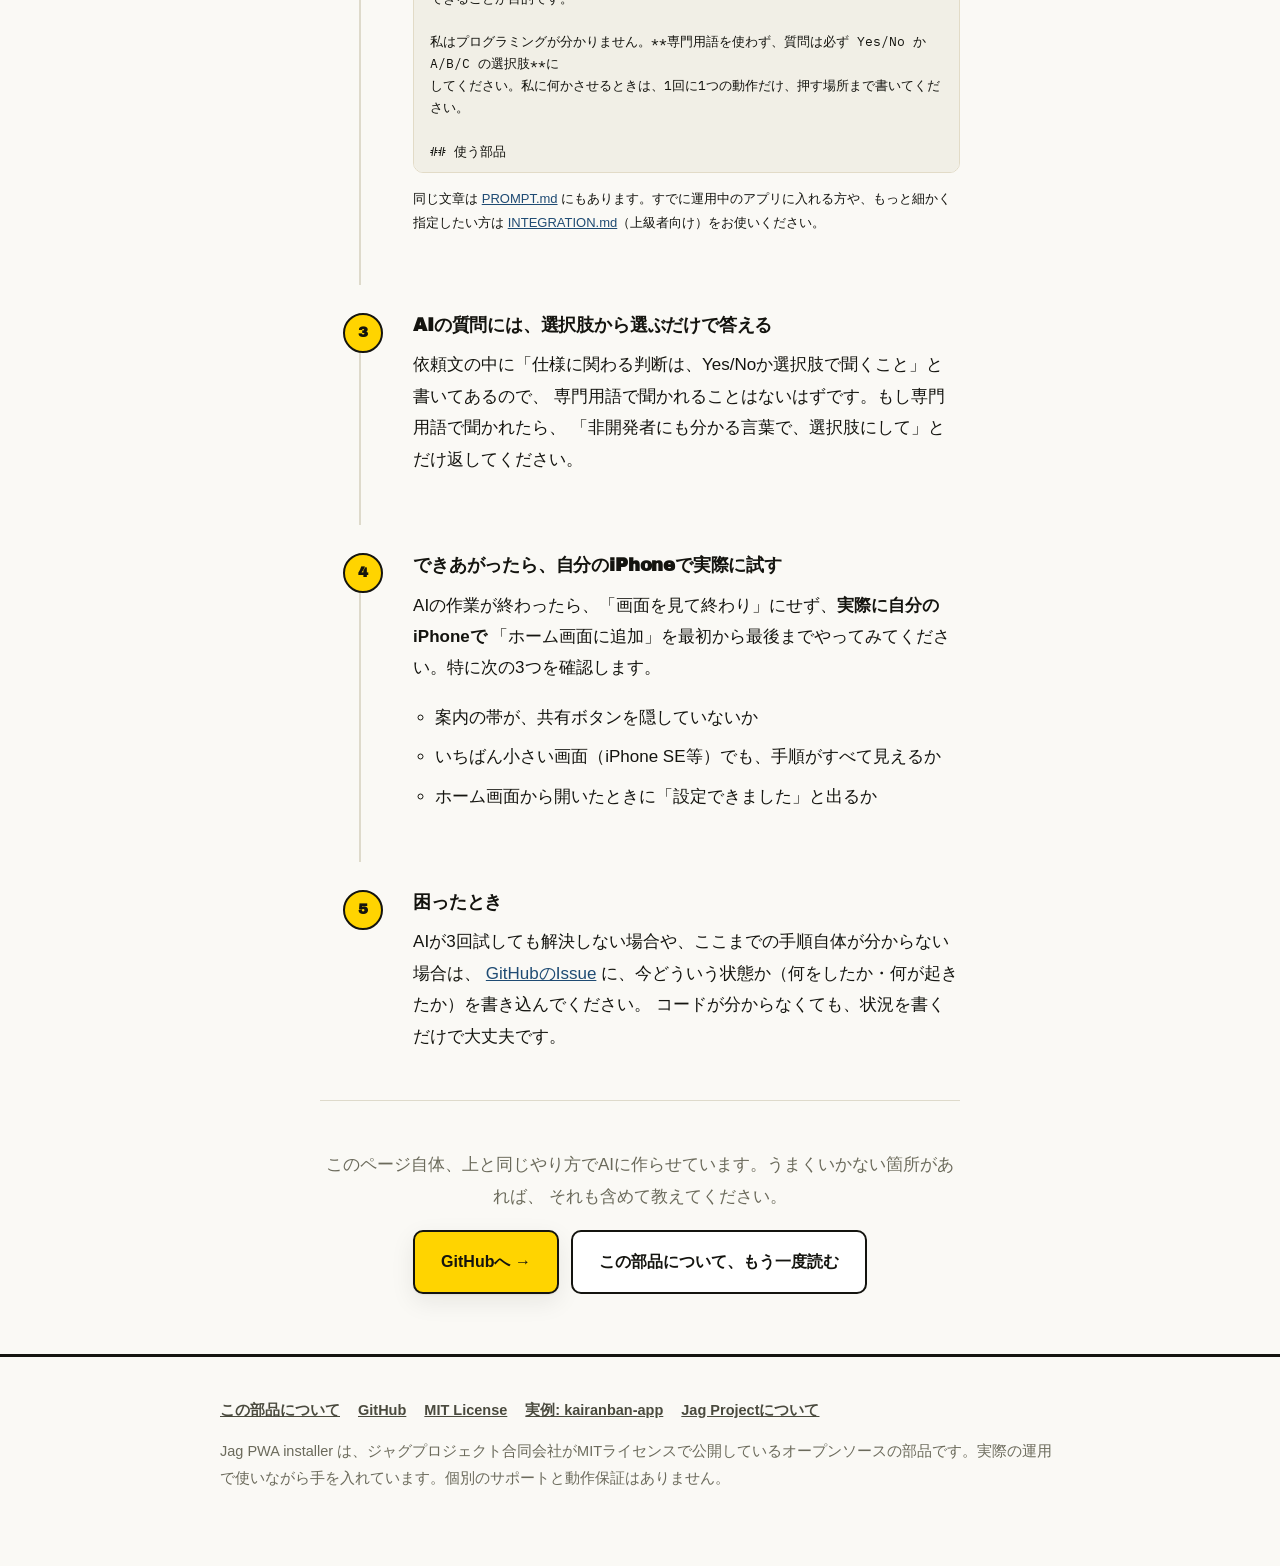
<file: docs/getting-started.html>
<!doctype html>
<html lang="ja">
<head>
<meta charset="utf-8">
<meta name="viewport" content="width=device-width, initial-scale=1">
<title>はじめ方 — gitもAIコーディングも初めての方へ | Jag PWA installer</title>
<meta name="description" content="gitもAIコーディングも触ったことがない方向けの、Jag PWA installer導入手順。アカウント準備からAIへの依頼、実機確認まで番号付きで説明します。">
<link rel="canonical" href="https://jagyamamoto.github.io/pwa-install-guide/getting-started.html">
<meta property="og:type" content="article">
<meta property="og:url" content="https://jagyamamoto.github.io/pwa-install-guide/getting-started.html">
<meta property="og:site_name" content="Jag PWA installer">
<meta property="og:title" content="はじめ方 — gitもAIコーディングも初めての方へ | Jag PWA installer">
<meta property="og:description" content="gitもAIコーディングも触ったことがない方向けの、Jag PWA installer導入手順。アカウント準備からAIへの依頼、実機確認まで番号付きで説明します。">
<meta property="og:image" content="https://jagyamamoto.github.io/pwa-install-guide/assets/og-image.png">
<meta property="og:image:width" content="1200">
<meta property="og:image:height" content="630">
<meta name="twitter:card" content="summary_large_image">
<meta name="twitter:title" content="はじめ方 — gitもAIコーディングも初めての方へ | Jag PWA installer">
<meta name="twitter:description" content="アカウント準備からAIへの依頼、実機確認まで番号付きで説明します。">
<meta name="twitter:image" content="https://jagyamamoto.github.io/pwa-install-guide/assets/og-image.png">
<link rel="preconnect" href="https://fonts.gstatic.com" crossorigin>
<link href="https://fonts.googleapis.com/css2?family=Archivo+Black&family=IBM+Plex+Mono:wght@500;600&display=swap" rel="stylesheet">
<link rel="stylesheet" href="style.css">
<link rel="icon" href="data:image/svg+xml,<svg xmlns=%22http://www.w3.org/2000/svg%22 viewBox=%220 0 100 100%22><rect width=%22100%22 height=%22100%22 rx=%2218%22 fill=%22%23ffd400%22/><text x=%2250%22 y=%2268%22 font-size=%2258%22 font-weight=%22900%22 text-anchor=%22middle%22 font-family=%22Arial%22>+</text></svg>">
<script type="application/ld+json">
{
  "@context": "https://schema.org",
  "@type": "HowTo",
  "name": "gitもAIコーディングも初めての方向け Jag PWA installer 導入手順",
  "description": "GitHubからのダウンロードから、AIコーディングツールへの依頼、実機確認までの手順。",
  "step": [
    { "@type": "HowToStep", "name": "この部品をダウンロードする", "text": "GitHubのCodeボタンからDownload ZIPを選び展開する。gitに慣れていればgit cloneでもよい。" },
    { "@type": "HowToStep", "name": "展開したフォルダを自分のプロジェクトのそばに置く", "text": "AIコーディングツールから見える場所に置く。" },
    { "@type": "HowToStep", "name": "AIコーディングツールで自分のプロジェクトを開く", "text": "Claude Codeなどでいつも通り開く。" },
    { "@type": "HowToStep", "name": "依頼文をコピーしてAIに貼り付ける", "text": "INTEGRATION.mdの内容を、自分のプロジェクトの情報に書き換えて貼り付ける。" },
    { "@type": "HowToStep", "name": "AIの質問には選択肢から選ぶだけで答える", "text": "専門用語で聞かれたら言い換えを頼む。" },
    { "@type": "HowToStep", "name": "できあがったら自分のiPhoneで実際に試す", "text": "帯が隠れていないか、いちばん小さい画面でも見えるか、ホーム画面起動で完了表示が出るかを確認する。" },
    { "@type": "HowToStep", "name": "困ったとき", "text": "GitHubのIssueに、今どういう状態かを書き込む。" }
  ]
}
</script>
</head>
<body>

<header class="site-header">
  <div class="wrap">
    <a class="brand" href="index.html">
      <span class="brand-mark">+</span>
      Jag PWA installer
    </a>
    <nav class="site-nav">
      <a href="index.html">この部品について</a>
      <a href="https://github.com/jagyamamoto/pwa-install-guide">GitHub</a>
    </nav>
  </div>
</header>

<main>
  <section class="hero">
    <div class="wrap-narrow">
      <span class="eyebrow">はじめてのAIコーディング向け</span>
      <h1>gitもAIコーディングも<br>したことがない方へ。</h1>
      <p class="hero-lead">
        「町内会で、少しスマホやパソコンに詳しい」くらいの前提で書いています。
        専門用語が出てきたら、その都度かんたんに説明します。上から順に進めてください。
      </p>
    </div>
  </section>

  <div class="wrap-narrow prose">

    <div class="win-card">
      <span class="tag">これは何をするページですか</span>
      <p>
        自前のWebアプリなどがある方向けに、Webアプリ（PWA）を<strong>スマホ初心者や苦手な方でも簡単に導入する</strong>ためのインストーラーです。
        「スマホのホーム画面にアイコンとして置いてもらう」までを、実機で10回以上やり直して見つけた<strong>迷わせない作り方</strong>で案内します。
        あなたがコードを書く必要はありません。AI（Claude Codeなど）に<strong>下の依頼文を渡すだけ</strong>です。
      </p>
    </div>

    <div class="alert-card">
      <span class="tag">前提条件</span>
      <p>
        すでに動いている自分のWebアプリ（サイト）が必要です。まだ何もない場合は、
        まず町内会向けアプリのひな形 <a href="https://github.com/jagyamamoto/kairanban-app">kairanban-app</a>
        を使うところから始めてください。そちらの
        <a href="https://jagyamamoto.github.io/kairanban-app/ai-coding-beginners.html">「AIコーディング初心者向け。最初に用意するもの」</a>
        ページに、アカウントの作り方や、AIにファイルを読ませる方法の基礎がまとまっています。
        本ページはその続き（すでにAIコーディング環境がある前提）として読めます。
      </p>
    </div>

    <ol class="step-list">
      <li class="step-item">
        <h3>AIコーディングツールで、自分のプロジェクトを開く</h3>
        <p>
          Claude Code や Codex など、普段AIにコードを書いてもらっているツールを開き、
          自分のアプリのフォルダを開いてください（いつもの手順と同じです）。
        </p>
        <p class="copy-note">
          <strong>この部品を先にダウンロードする必要はありません。</strong>
          下の依頼文の中に取りに行く指示が入っているので、AIが自分で持ってきます。
        </p>
      </li>

      <li class="step-item">
        <h3>下の依頼文をコピーして、AIに貼り付ける</h3>
        <p>
          <strong>書き換えるところはありません。</strong>まるごとコピーして、
          AIのチャット欄に貼り付けてEnterを押してください。
        </p>
        <div class="prompt-wrap">
          <button type="button" class="copy-btn" data-copy="#ig-prompt">依頼文をコピー</button>
          <pre class="prompt-box" id="ig-prompt"><!-- PROMPT:BEGIN -->私のWebアプリに、**スマホのホーム画面にアイコンとして置いてもらうための案内**を
組み込んでください。お年寄りやスマホに不慣れな人が、説明する人なしで自力で設置できることが目的です。

私はプログラミングが分かりません。**専門用語を使わず、質問は必ず Yes/No か A/B/C の選択肢**に
してください。私に何かさせるときは、1回に1つの動作だけ、押す場所まで書いてください。

## 使う部品

Jag PWA installer — https://github.com/jagyamamoto/pwa-install-guide

まずこの部品を手元に持ってきて（`git clone` でもZIPのダウンロードでも構いません）、
**README.md を最後まで読んでください。**

読まずにコードだけ写さないでください。READMEには、実機で10回以上やり直して分かった
「こうすると必ず失敗する」が書いてあります。**次の5つは、私が後から頼んでも変えないでください。**

1. 手順を**時間で自動送りしない**（実機で必ずズレます）
2. 帯は共有ボタンと**反対側**に置く（iPhoneは上・Androidは下）
3. **画面全体を1色で塗らない**（ブラウザのバーまで染まって、押すボタンが見えなくなります）
4. 共有シートの題名は `document.title` と `og:title` の**両方**を書き換える
5. その題名は**15文字以内**（超えると「…」で切れて読めません）

## 先に確かめてほしいこと

この案内は、アプリが「ホーム画面に追加できる状態」でないと意味がありません。
次の3つを調べて、**足りないものがあったら、何が足りなかったかを先に私に教えてから**用意してください。

- `https://` で見られること（`http://` だと追加できません）
- manifest（アプリの名前とアイコンを書いた設定ファイル）があること
- service worker（通信をいったん受け取る仕組み）があること

## 組み込みかた

1. 私のアプリが **React なら**、`src/` の3ファイルをコピーして使ってください
   （`InstallGuide.tsx` / `strings.ts` / `install-guide.css`）。
   **React でないなら**、同じ判定・同じ文言・同じ配色・同じ制約で作り直して構いません。
   ただし**画面の見た目と手順の中身は変えないでください。**

2. `assets/` の画像を、私のアプリの公開フォルダにコピーし、`assetBase` にその場所を渡してください。
   この画像はiPhone・Androidの画面写真で、**どのアプリでも共通です。撮り直しは要りません。**

3. ページの `&lt;head&gt;` に manifest / apple-touch-icon / og:image / og:title を入れてください。
   ⚠ `og:title` は部品が書き換えるので、**空でもいいので必ず置いてください。**

4. 案内を閉じたあとに、**また開ける場所を2つ**作ってください。
   - ×で閉じた**その瞬間**に、小さな入口に切り替わること
   - メニューに「最初の設定」を**常に**置くこと

5. 表示する言語は `lang` で選べます（日本語・やさしい日本語・英語・中国語・ベトナム語が入っています）。
   私のアプリに合うものを選んでください。

## 今回はやらなくていいこと

- **「もう追加済みかどうか」をサーバーに記録する仕組みは、今回は作らないでください。**
  ログインの仕組みがあるアプリ向けの、上級者向けの話です。
  もし私のアプリにログインがあって作ったほうがいいと思ったら、
  作る前に「作りますか？ はい／いいえ」と聞いてください。

- **完成後のホーム画面アイコンの写真（`done-icon.png`）は、後で私が用意します。**
  無くても動くように組み込んでください。

## 終わったら、私にこう教えてください

次の3つを、**1つずつ、押す場所まで**書いてください。

1. パソコンの画面で確かめる方法（開くURLと、どこを見るか）
2. 自分のiPhoneで確かめる方法
3. 自分のAndroidで確かめる方法（持っていれば）

そのうえで、次を箇条書きで報告してください。

- 足したファイル・変えたファイル
- 足りなくて用意したもの（https / manifest / service worker）
- 迷って決めたところ
- 私にまだ残っている作業

## 最後に、あなた自身で確かめてほしいこと

- 型チェックとビルドが通ること
- **Androidで開いたときに、iPhone用の「Safariで開き直してください」が出ないこと**
  （2026年8月に実際に起きた不具合です。Androidでは1回押すだけのボタン、
  それが使えない端末では文字だけの3手順が**画面の下**に出るのが正しい形です）
- 一番小さい画面（iPhone SEなど）でも手順が全部見えて、横スクロールが出ないこと
- ⚠ **確かめるために作ったテスト用のファイルを、公開フォルダに残さないこと。**
  そのまま世界に公開されてしまいます。
<!-- PROMPT:END --></pre>
        </div>
        <p class="copy-note">
          同じ文章は <a href="https://github.com/jagyamamoto/pwa-install-guide/blob/main/PROMPT.md">PROMPT.md</a>
          にもあります。すでに運用中のアプリに入れる方や、もっと細かく指定したい方は
          <a href="https://github.com/jagyamamoto/pwa-install-guide/blob/main/INTEGRATION.md">INTEGRATION.md</a>（上級者向け）をお使いください。
        </p>
      </li>

      <li class="step-item">
        <h3>AIの質問には、選択肢から選ぶだけで答える</h3>
        <p>
          依頼文の中に「仕様に関わる判断は、Yes/Noか選択肢で聞くこと」と書いてあるので、
          専門用語で聞かれることはないはずです。もし専門用語で聞かれたら、
          「非開発者にも分かる言葉で、選択肢にして」とだけ返してください。
        </p>
      </li>

      <li class="step-item">
        <h3>できあがったら、自分のiPhoneで実際に試す</h3>
        <p>
          AIの作業が終わったら、「画面を見て終わり」にせず、<strong>実際に自分のiPhoneで</strong>
          「ホーム画面に追加」を最初から最後までやってみてください。特に次の3つを確認します。
        </p>
        <ul>
          <li>案内の帯が、共有ボタンを隠していないか</li>
          <li>いちばん小さい画面（iPhone SE等）でも、手順がすべて見えるか</li>
          <li>ホーム画面から開いたときに「設定できました」と出るか</li>
        </ul>
      </li>

      <li class="step-item">
        <h3>困ったとき</h3>
        <p>
          AIが3回試しても解決しない場合や、ここまでの手順自体が分からない場合は、
          <a href="https://github.com/jagyamamoto/pwa-install-guide/issues">GitHubのIssue</a>
          に、今どういう状態か（何をしたか・何が起きたか）を書き込んでください。
          コードが分からなくても、状況を書くだけで大丈夫です。
        </p>
      </li>
    </ol>

    <hr>

    <p style="text-align:center; color:var(--muted);">
      このページ自体、上と同じやり方でAIに作らせています。うまくいかない箇所があれば、
      それも含めて教えてください。
    </p>
    <div class="btn-row" style="justify-content:center;">
      <a class="btn btn-primary" href="https://github.com/jagyamamoto/pwa-install-guide">GitHubへ →</a>
      <a class="btn btn-ghost" href="index.html">この部品について、もう一度読む</a>
    </div>

  </div>
</main>

<footer class="site-footer">
  <div class="wrap">
    <div class="footer-links">
      <a href="index.html">この部品について</a>
      <a href="https://github.com/jagyamamoto/pwa-install-guide">GitHub</a>
      <a href="https://github.com/jagyamamoto/pwa-install-guide/blob/main/LICENSE">MIT License</a>
      <a href="https://kairanban.jagproject.com/">実例: kairanban-app</a>
      <a href="https://www.jagproject.com/about">Jag Projectについて</a>
    </div>
    <p>Jag PWA installer は、ジャグプロジェクト合同会社がMITライセンスで公開しているオープンソースの部品です。実際の運用で使いながら手を入れています。個別のサポートと動作保証はありません。</p>
  </div>
</footer>


<script>
// 依頼文のコピー。初心者が「全部選ぶ」で失敗しないように、ボタン1つで済ませる。
document.addEventListener("click", function (e) {
  var b = e.target.closest && e.target.closest(".copy-btn");
  if (!b) return;
  var el = document.querySelector(b.getAttribute("data-copy"));
  if (!el) return;
  var done = function () {
    var was = b.textContent;
    b.textContent = "コピーしました"; b.setAttribute("data-done", "1");
    setTimeout(function () { b.textContent = was; b.removeAttribute("data-done"); }, 2000);
  };
  if (navigator.clipboard && navigator.clipboard.writeText) {
    navigator.clipboard.writeText(el.textContent).then(done, function () { fallback(el, done); });
  } else { fallback(el, done); }
  function fallback(el, ok) {
    var r = document.createRange(); r.selectNodeContents(el);
    var sel = window.getSelection(); sel.removeAllRanges(); sel.addRange(r);
    try { document.execCommand("copy"); ok(); } catch (err) {}
  }
});
</script>
</body>
</html>
</file>
<file: docs/style.css>
/* Jag PWA installer 紹介サイト 共通スタイル
   本体(src/install-guide.css)が実際に採用している配色をそのまま持ち込む:
   --signal(道路標識と同じ最高コントラストの黄)・黒・白・実測写真の赤枠。 */

:root {
  --paper: #faf9f5;
  --paper-deep: #f1efe6;
  --card: #ffffff;
  --ink: #14140f;
  --ink-soft: #4a4a3e;
  --muted: #6b6a5b;
  --border: #dedacb;
  --signal: #ffd400;
  --signal-ink: #14140f;
  --alert: #d92b1f;
  --alert-pale: #fdeceb;
  --steel: #1f4b73;
  --steel-pale: #e8f0f7;
  --shadow: 0 1px 2px rgba(20, 20, 15, 0.06), 0 8px 24px rgba(20, 20, 15, 0.08);
  --radius: 14px;
  --font-jp: "Hiragino Sans", "Hiragino Kaku Gothic ProN", "Yu Gothic", "Noto Sans JP", sans-serif;
  --font-display: "Archivo Black", var(--font-jp), sans-serif;
  --font-mono: "IBM Plex Mono", ui-monospace, "SF Mono", Menlo, monospace;
}

:root[data-theme="dark"] {
  --paper: #16160f;
  --paper-deep: #1d1c13;
  --card: #201f16;
  --ink: #f3f1e4;
  --ink-soft: #cac6ae;
  --muted: #9a9781;
  --border: #383626;
  --signal: #ffd400;
  --signal-ink: #14140f;
  --alert: #ff6b5e;
  --alert-pale: #33201c;
  --steel: #7fb3e0;
  --steel-pale: #182734;
  --shadow: 0 1px 2px rgba(0, 0, 0, 0.35), 0 12px 32px rgba(0, 0, 0, 0.4);
}

@media (prefers-color-scheme: dark) {
  :root:not([data-theme="light"]) {
    --paper: #16160f;
    --paper-deep: #1d1c13;
    --card: #201f16;
    --ink: #f3f1e4;
    --ink-soft: #cac6ae;
    --muted: #9a9781;
    --border: #383626;
    --signal: #ffd400;
    --signal-ink: #14140f;
    --alert: #ff6b5e;
    --alert-pale: #33201c;
    --steel: #7fb3e0;
    --steel-pale: #182734;
    --shadow: 0 1px 2px rgba(0, 0, 0, 0.35), 0 12px 32px rgba(0, 0, 0, 0.4);
  }
}

* { box-sizing: border-box; }
html { scroll-behavior: smooth; }
@media (prefers-reduced-motion: reduce) {
  html { scroll-behavior: auto; }
  * { animation-duration: 0.01ms !important; transition-duration: 0.01ms !important; }
}

body {
  margin: 0;
  background: var(--paper);
  color: var(--ink);
  font-family: var(--font-jp);
  font-size: 17px;
  line-height: 1.85;
  -webkit-font-smoothing: antialiased;
}

img { max-width: 100%; display: block; }
a { color: var(--steel); }
code { font-family: var(--font-mono); font-size: 0.9em; background: var(--paper-deep); padding: 0.1em 0.4em; border-radius: 5px; }

.wrap { max-width: 880px; margin: 0 auto; padding: 0 20px; }
.wrap-narrow { max-width: 680px; margin: 0 auto; padding: 0 20px; }

/* ---------- ヘッダー ---------- */
.site-header { padding: 18px 0; border-bottom: 3px solid var(--ink); }
.site-header .wrap { display: flex; align-items: center; justify-content: space-between; gap: 12px; }
.brand { display: flex; align-items: center; gap: 10px; text-decoration: none; color: var(--ink); font-weight: 800; font-size: 16px; }
.brand-mark {
  width: 32px; height: 32px; border-radius: 6px;
  background: var(--signal); color: var(--signal-ink);
  display: flex; align-items: center; justify-content: center;
  font-family: var(--font-display); font-weight: 900; font-size: 15px; flex-shrink: 0;
  border: 2px solid var(--ink);
}
.site-nav { display: flex; gap: 18px; font-size: 14.5px; font-weight: 700; }
.site-nav a { color: var(--ink-soft); text-decoration: none; }
.site-nav a:hover { color: var(--ink); }

/* ---------- 見出し ---------- */
h1, h2, h3 { line-height: 1.35; text-wrap: balance; margin: 0; font-family: var(--font-display); letter-spacing: -0.01em; }
.eyebrow {
  display: inline-flex; align-items: center; gap: 8px;
  font-family: var(--font-mono); font-size: 12.5px; letter-spacing: 0.08em; font-weight: 700;
  color: var(--ink); background: var(--signal);
  border: 2px solid var(--ink);
  padding: 5px 12px; border-radius: 999px;
}
.eyebrow.alert { color: #fff; background: var(--alert); border-color: var(--alert); }
.eyebrow.steel { color: var(--steel); background: var(--steel-pale); border-color: var(--steel); }

/* ---------- ボタン ---------- */
.btn {
  display: inline-flex; align-items: center; justify-content: center; gap: 8px;
  padding: 15px 26px; border-radius: 10px; font-weight: 800; font-size: 16px;
  text-decoration: none; border: 2px solid var(--ink); cursor: pointer; min-height: 52px;
  transition: transform 0.15s ease, box-shadow 0.15s ease;
}
.btn:hover { transform: translateY(-1px); }
.btn-primary { background: var(--signal); color: var(--signal-ink); box-shadow: var(--shadow); }
.btn-ghost { background: var(--card); color: var(--ink); }
.btn-row { display: flex; gap: 12px; flex-wrap: wrap; }

/* ---------- カード ---------- */
.card { background: var(--card); border: 1px solid var(--border); border-radius: var(--radius); box-shadow: var(--shadow); }

.fail-card, .win-card, .alert-card {
  border-radius: var(--radius); padding: 20px 22px; margin: 24px 0; border: 2px solid var(--ink);
}
.alert-card { background: var(--alert-pale); border-color: var(--alert); }
.alert-card .tag { font-family: var(--font-mono); font-size: 11.5px; font-weight: 700; color: var(--alert); letter-spacing: 0.06em; display: block; margin-bottom: 8px; }
.alert-card p:last-child { margin-bottom: 0; }

.win-card { background: var(--steel-pale); border-color: var(--steel); }
.win-card .tag { font-family: var(--font-mono); font-size: 11.5px; font-weight: 700; color: var(--steel); letter-spacing: 0.06em; display: block; margin-bottom: 8px; }
.win-card p:last-child { margin-bottom: 0; }

/* ---------- 測定データ表 ---------- */
table.data { width: 100%; border-collapse: collapse; margin: 20px 0 26px; font-size: 15px; }
table.data th, table.data td { padding: 10px 12px; border-bottom: 1px solid var(--border); text-align: left; vertical-align: top; }
table.data th { font-family: var(--font-mono); font-size: 12.5px; letter-spacing: 0.04em; color: var(--muted); font-weight: 700; text-transform: uppercase; }
table.data td.num, table.data th.num { font-variant-numeric: tabular-nums; font-family: var(--font-mono); }
.table-wrap { overflow-x: auto; }

/* ---------- スクリーンショット・ギャラリー ---------- */
.shot-row { display: flex; gap: 14px; overflow-x: auto; padding: 6px 2px 14px; margin: 0 0 8px; scroll-snap-type: x proximity; }
.shot-card { flex: 0 0 auto; width: 150px; scroll-snap-align: start; }
.shot-card img { border-radius: 10px; border: 1px solid var(--border); background: #fff; }
.shot-card .shot-num {
  display: inline-flex; align-items: center; justify-content: center;
  width: 22px; height: 22px; border-radius: 999px; background: var(--ink); color: var(--paper);
  font-family: var(--font-mono); font-size: 12px; font-weight: 700; margin-bottom: 8px;
}
.shot-card .shot-label { font-size: 13px; color: var(--ink-soft); margin-top: 6px; }

/* ---------- 手順(はじめ方ページ) ---------- */
.step-list { counter-reset: step; list-style: none; padding: 0; margin: 32px 0; }
.step-item { position: relative; padding: 0 0 32px 52px; border-left: 2px solid var(--border); margin-left: 17px; }
.step-item:last-child { border-color: transparent; padding-bottom: 0; }
.step-item::before {
  counter-increment: step; content: counter(step);
  position: absolute; left: -18px; top: 0;
  width: 36px; height: 36px; border-radius: 999px;
  background: var(--signal); color: var(--signal-ink); border: 2px solid var(--ink);
  display: flex; align-items: center; justify-content: center;
  font-family: var(--font-display); font-size: 15px; font-weight: 900;
}
.step-item h3 { font-size: 18px; margin-bottom: 8px; }
.step-item p { margin: 0 0 12px; color: var(--ink-soft); }

/* 依頼文の枠。長いので折り返して、高さを決めて中でスクロールさせる。
   .code-block は white-space:pre なので、長文だと横に延々と流れて読めない。 */
.prompt-wrap { position: relative; margin: 14px 0; }
.prompt-box {
  font-family: var(--font-mono); font-size: 12.5px; line-height: 1.75;
  background: var(--paper-deep); border: 1px solid var(--line, #e2dbc7);
  border-radius: 10px; margin: 0;
  /* 上を広くあけてコピーボタンの下に文字が入らないようにする */
  padding: 48px 16px 16px;
  white-space: pre-wrap;
  /* ⚠ 長いURLは overflow-wrap:anywhere でないと折り返らず、枠が横に流れる。
     word-break:break-word は効きが環境で違う。 */
  overflow-wrap: anywhere;
  max-height: 24em; overflow-y: auto;
}
.copy-btn {
  position: absolute; top: 8px; right: 8px; z-index: 1;
  font: inherit; font-size: 12.5px; font-weight: 700; cursor: pointer;
  border: 1px solid currentColor; border-radius: 999px; padding: 5px 12px;
  background: var(--card, #fff); color: inherit;
}
.copy-btn:hover { background: var(--paper, #f6f2e7); }
.copy-btn:focus-visible { outline: 3px solid currentColor; outline-offset: 2px; }
.copy-btn[data-done="1"] { border-color: #0a7a3d; color: #0a7a3d; }

.code-block {
  font-family: var(--font-mono); font-size: 13.5px; line-height: 1.7;
  background: #1a1a12; color: #f0edd8; border-radius: 10px; padding: 16px 18px;
  margin: 14px 0; overflow-x: auto; white-space: pre;
}
.copy-note { font-size: 13px; color: var(--muted); margin: 6px 0 0; }

/* ---------- 本文 ---------- */
.prose h2 { font-size: clamp(22px, 3vw, 28px); margin: 56px 0 18px; }
.prose h2 .num { font-family: var(--font-mono); color: var(--muted); font-size: 0.55em; display: block; margin-bottom: 6px; letter-spacing: 0.1em; }
.prose h3 { font-size: 18px; margin: 28px 0 12px; }
.prose p { margin: 0 0 18px; color: var(--ink); }
.prose ul, .prose ol { padding-left: 1.3em; margin: 0 0 18px; }
.prose li { margin-bottom: 8px; }
.prose hr { border: none; border-top: 1px solid var(--border); margin: 48px 0; }

/* ---------- フッター ---------- */
.site-footer { border-top: 3px solid var(--ink); padding: 40px 0 60px; margin-top: 60px; color: var(--muted); font-size: 14.5px; }
.site-footer a { color: var(--ink-soft); }
.footer-links { display: flex; gap: 18px; flex-wrap: wrap; margin-bottom: 14px; font-weight: 700; }

/* ---------- ヒーロー ---------- */
.hero { padding: 64px 0 40px; }
.hero-lead { font-size: clamp(18px, 2.4vw, 21px); color: var(--ink-soft); max-width: 60ch; margin: 18px 0 28px; }
.hero h1 { font-size: clamp(30px, 5vw, 46px); margin-top: 14px; }
</file>
